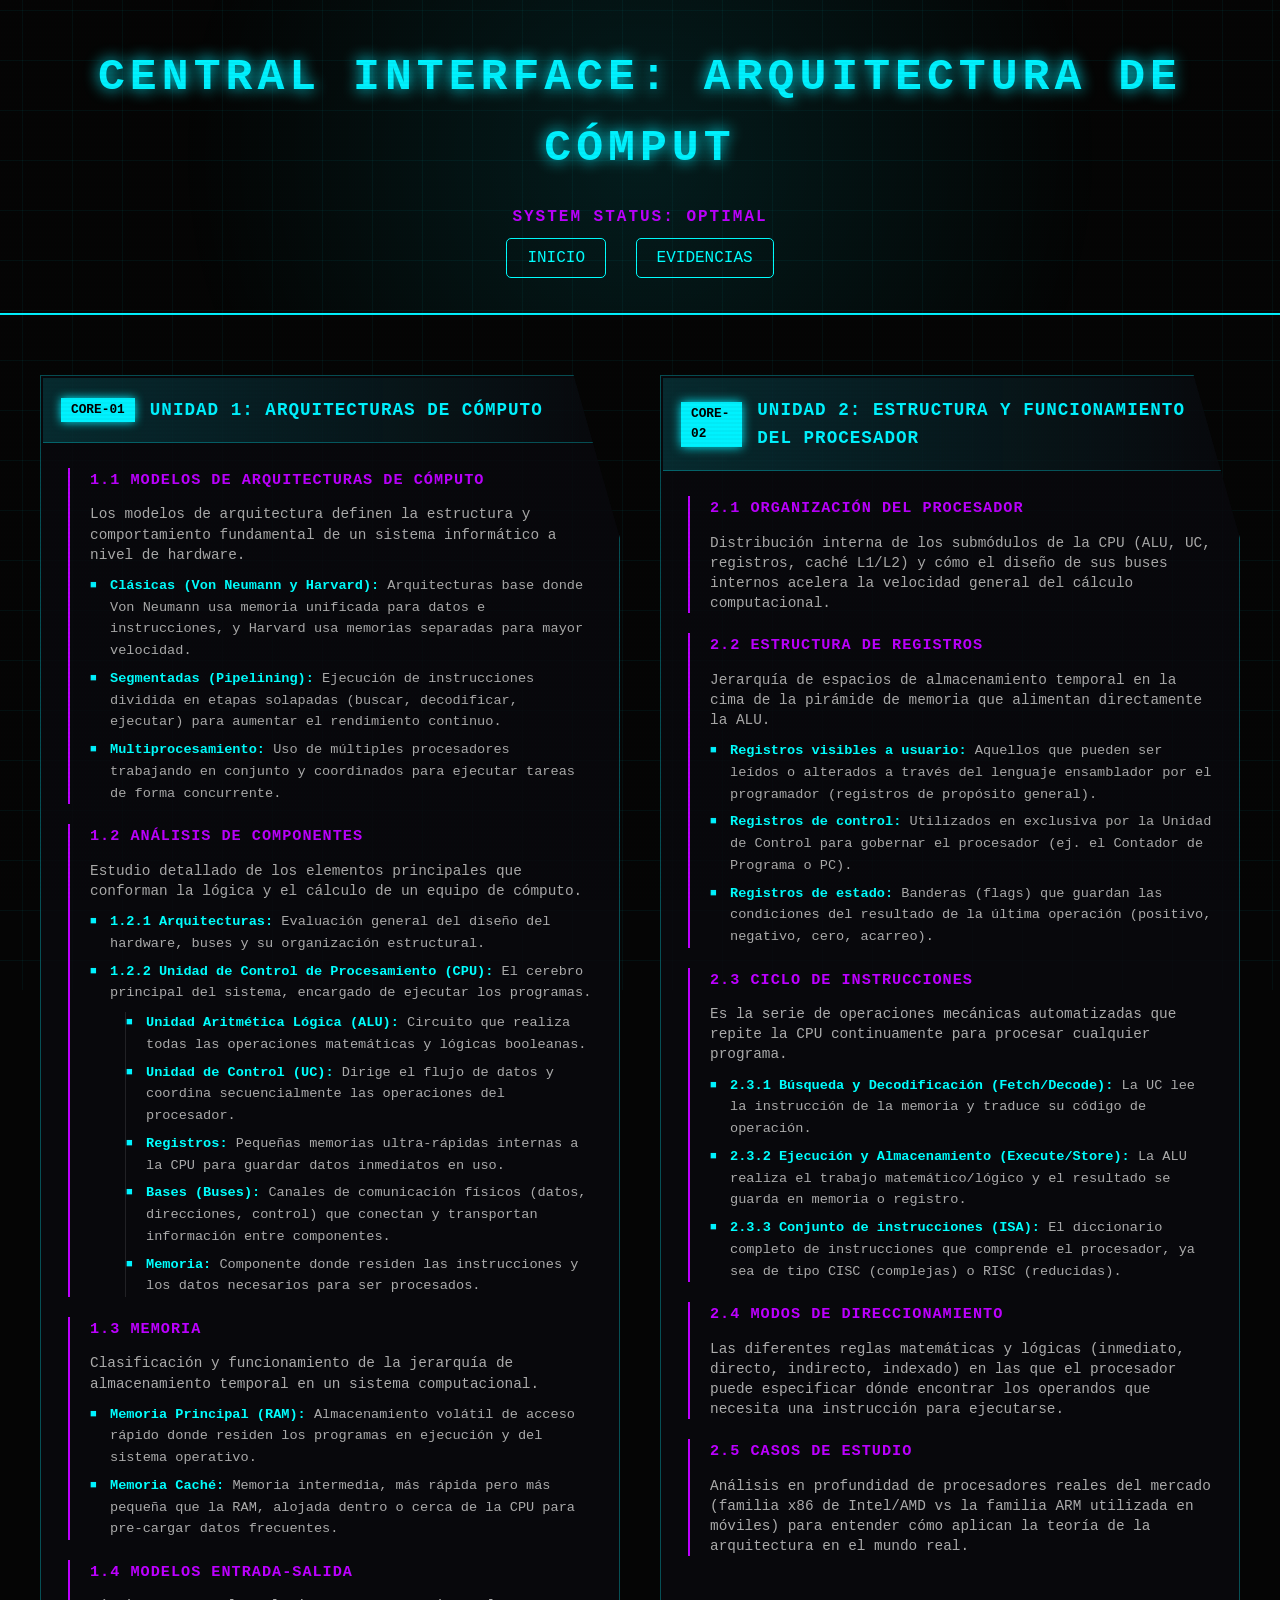
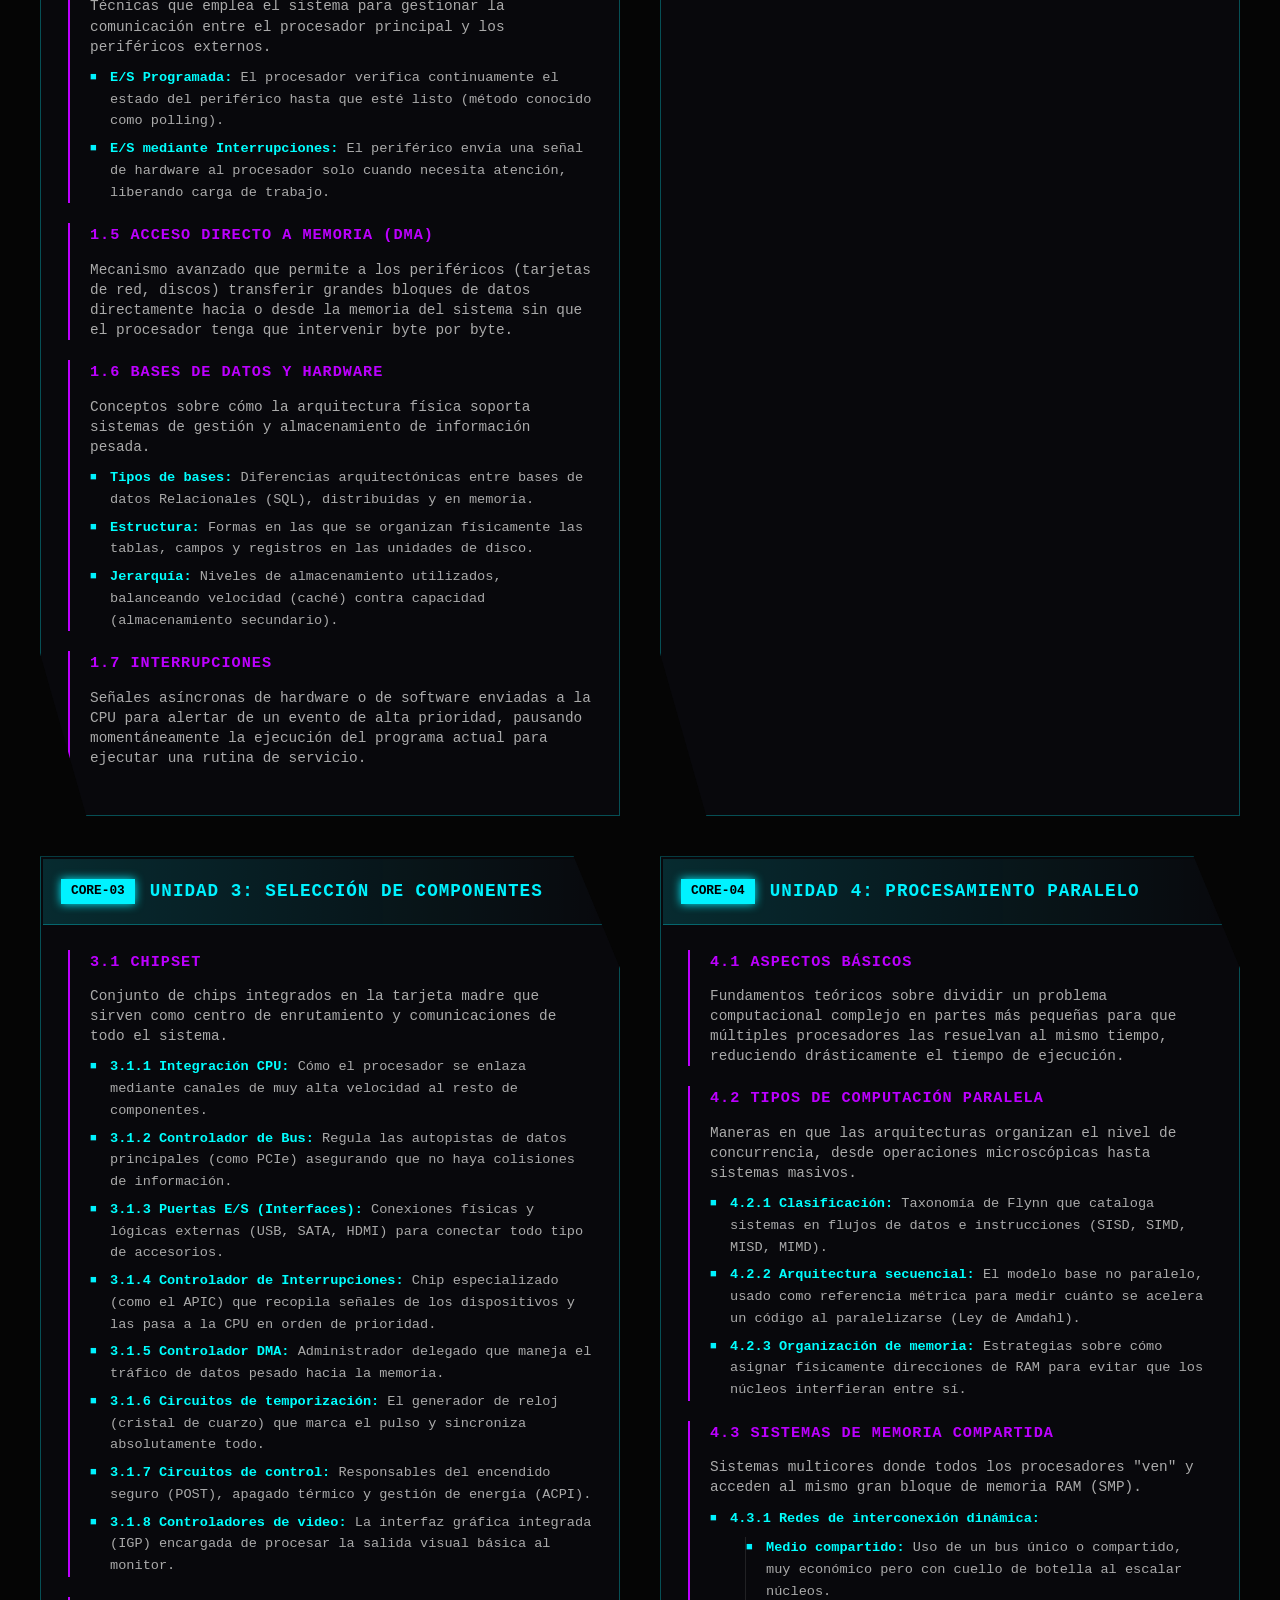
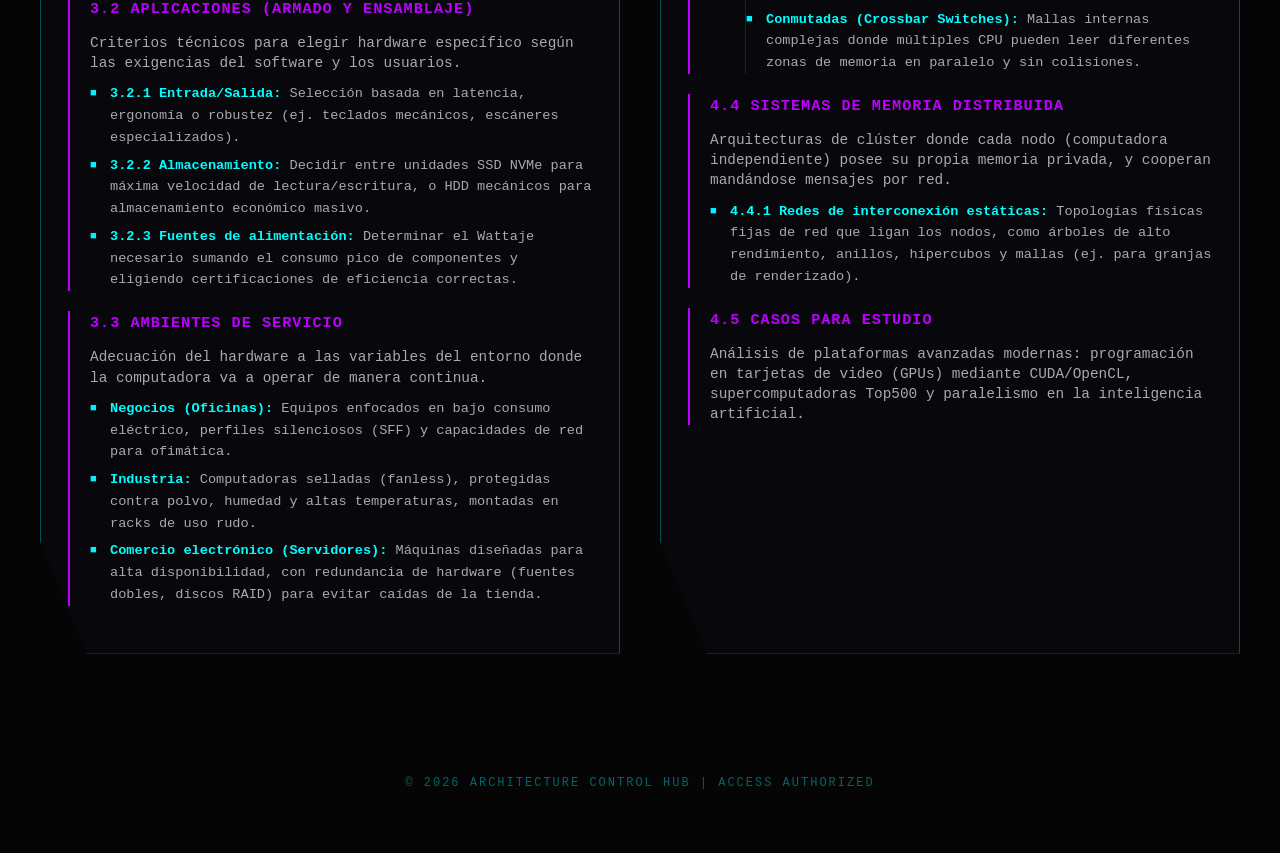
<file: index.html>
<!DOCTYPE html>
<html lang="es">
<head>
    <meta charset="UTF-8">
    <meta name="viewport" content="width=device-width, initial-scale=1.0">
    <title>CENTRAL INTERFACE: ARQUITECTURA DE CÓMPUTO</title>
    <link rel="stylesheet" href="paginawe.css">
    <style>
        .nav-container { margin-top: 15px; text-align: center; }
        .nav-link { color: #0ff; text-decoration: none; padding: 10px 20px; border: 1px solid #0ff; border-radius: 5px; margin: 0 10px; transition: all 0.3s; font-family: 'Courier New', Courier, monospace; }
        .nav-link:hover { background: #0ff; color: #000; box-shadow: 0 0 15px #0ff; }
        .sub-node p { color: #aaa; font-size: 0.9em; margin-top: 5px; margin-bottom: 10px; line-height: 1.4; }
        .sub-node ul li { margin-bottom: 6px; }
        .sub-node ul li strong { color: #0ff; }
    </style>
</head>
<body>
    <div class="background-grid"></div>

    <header class="main-header">
        <div class="glow-overlay"></div>
        <h1 class="hero-title">CENTRAL INTERFACE: ARQUITECTURA DE CÓMPUTO</h1>
        <div class="system-status">SYSTEM STATUS: OPTIMAL</div>
        <div class="nav-container">
            <a href="index.html" class="nav-link">INICIO</a>
            <a href="reportes.html" class="nav-link">EVIDENCIAS</a>
        </div>
    </header>

    <main class="dashboard-container">
        <!-- UNIDAD 1 -->
        <section class="unit-card" id="unidad-1">
            <header class="card-header">
                <span class="unit-code">CORE-01</span>
                <h2>Unidad 1: Arquitecturas de Cómputo</h2>
            </header>
            <div class="card-content">
                <article class="sub-node">
                    <h3>1.1 Modelos de arquitecturas de cómputo</h3>
                    <p>Los modelos de arquitectura definen la estructura y comportamiento fundamental de un sistema informático a nivel de hardware.</p>
                    <ul>
                        <li><strong>Clásicas (Von Neumann y Harvard):</strong> Arquitecturas base donde Von Neumann usa memoria unificada para datos e instrucciones, y Harvard usa memorias separadas para mayor velocidad.</li>
                        <li><strong>Segmentadas (Pipelining):</strong> Ejecución de instrucciones dividida en etapas solapadas (buscar, decodificar, ejecutar) para aumentar el rendimiento continuo.</li>
                        <li><strong>Multiprocesamiento:</strong> Uso de múltiples procesadores trabajando en conjunto y coordinados para ejecutar tareas de forma concurrente.</li>
                    </ul>
                </article>
                <article class="sub-node">
                    <h3>1.2 Análisis de componentes</h3>
                    <p>Estudio detallado de los elementos principales que conforman la lógica y el cálculo de un equipo de cómputo.</p>
                    <ul>
                        <li><strong>1.2.1 Arquitecturas:</strong> Evaluación general del diseño del hardware, buses y su organización estructural.</li>
                        <li><strong>1.2.2 Unidad de Control de Procesamiento (CPU):</strong> El cerebro principal del sistema, encargado de ejecutar los programas.
                            <ul>
                                <li><strong>Unidad Aritmética Lógica (ALU):</strong> Circuito que realiza todas las operaciones matemáticas y lógicas booleanas.</li>
                                <li><strong>Unidad de Control (UC):</strong> Dirige el flujo de datos y coordina secuencialmente las operaciones del procesador.</li>
                                <li><strong>Registros:</strong> Pequeñas memorias ultra-rápidas internas a la CPU para guardar datos inmediatos en uso.</li>
                                <li><strong>Bases (Buses):</strong> Canales de comunicación físicos (datos, direcciones, control) que conectan y transportan información entre componentes.</li>
                                <li><strong>Memoria:</strong> Componente donde residen las instrucciones y los datos necesarios para ser procesados.</li>
                            </ul>
                        </li>
                    </ul>
                </article>
                <article class="sub-node">
                    <h3>1.3 Memoria</h3>
                    <p>Clasificación y funcionamiento de la jerarquía de almacenamiento temporal en un sistema computacional.</p>
                    <ul>
                        <li><strong>Memoria Principal (RAM):</strong> Almacenamiento volátil de acceso rápido donde residen los programas en ejecución y del sistema operativo.</li>
                        <li><strong>Memoria Caché:</strong> Memoria intermedia, más rápida pero más pequeña que la RAM, alojada dentro o cerca de la CPU para pre-cargar datos frecuentes.</li>
                    </ul>
                </article>
                <article class="sub-node">
                    <h3>1.4 Modelos Entrada-Salida</h3>
                    <p>Técnicas que emplea el sistema para gestionar la comunicación entre el procesador principal y los periféricos externos.</p>
                    <ul>
                        <li><strong>E/S Programada:</strong> El procesador verifica continuamente el estado del periférico hasta que esté listo (método conocido como polling).</li>
                        <li><strong>E/S mediante Interrupciones:</strong> El periférico envía una señal de hardware al procesador solo cuando necesita atención, liberando carga de trabajo.</li>
                    </ul>
                </article>
                <article class="sub-node">
                    <h3>1.5 Acceso Directo a Memoria (DMA)</h3>
                    <p>Mecanismo avanzado que permite a los periféricos (tarjetas de red, discos) transferir grandes bloques de datos directamente hacia o desde la memoria del sistema sin que el procesador tenga que intervenir byte por byte.</p>
                </article>
                <article class="sub-node">
                    <h3>1.6 Bases de Datos y Hardware</h3>
                    <p>Conceptos sobre cómo la arquitectura física soporta sistemas de gestión y almacenamiento de información pesada.</p>
                    <ul>
                        <li><strong>Tipos de bases:</strong> Diferencias arquitectónicas entre bases de datos Relacionales (SQL), distribuidas y en memoria.</li>
                        <li><strong>Estructura:</strong> Formas en las que se organizan físicamente las tablas, campos y registros en las unidades de disco.</li>
                        <li><strong>Jerarquía:</strong> Niveles de almacenamiento utilizados, balanceando velocidad (caché) contra capacidad (almacenamiento secundario).</li>
                    </ul>
                </article>
                <article class="sub-node">
                    <h3>1.7 Interrupciones</h3>
                    <p>Señales asíncronas de hardware o de software enviadas a la CPU para alertar de un evento de alta prioridad, pausando momentáneamente la ejecución del programa actual para ejecutar una rutina de servicio.</p>
                </article>
            </div>
        </section>

        <!-- UNIDAD 2 -->
        <section class="unit-card" id="unidad-2">
            <header class="card-header">
                <span class="unit-code">CORE-02</span>
                <h2>Unidad 2: Estructura y Funcionamiento del Procesador</h2>
            </header>
            <div class="card-content">
                <article class="sub-node">
                    <h3>2.1 Organización del procesador</h3>
                    <p>Distribución interna de los submódulos de la CPU (ALU, UC, registros, caché L1/L2) y cómo el diseño de sus buses internos acelera la velocidad general del cálculo computacional.</p>
                </article>
                <article class="sub-node">
                    <h3>2.2 Estructura de registros</h3>
                    <p>Jerarquía de espacios de almacenamiento temporal en la cima de la pirámide de memoria que alimentan directamente la ALU.</p>
                    <ul>
                        <li><strong>Registros visibles a usuario:</strong> Aquellos que pueden ser leídos o alterados a través del lenguaje ensamblador por el programador (registros de propósito general).</li>
                        <li><strong>Registros de control:</strong> Utilizados en exclusiva por la Unidad de Control para gobernar el procesador (ej. el Contador de Programa o PC).</li>
                        <li><strong>Registros de estado:</strong> Banderas (flags) que guardan las condiciones del resultado de la última operación (positivo, negativo, cero, acarreo).</li>
                    </ul>
                </article>
                <article class="sub-node">
                    <h3>2.3 Ciclo de instrucciones</h3>
                    <p>Es la serie de operaciones mecánicas automatizadas que repite la CPU continuamente para procesar cualquier programa.</p>
                    <ul>
                        <li><strong>2.3.1 Búsqueda y Decodificación (Fetch/Decode):</strong> La UC lee la instrucción de la memoria y traduce su código de operación.</li>
                        <li><strong>2.3.2 Ejecución y Almacenamiento (Execute/Store):</strong> La ALU realiza el trabajo matemático/lógico y el resultado se guarda en memoria o registro.</li>
                        <li><strong>2.3.3 Conjunto de instrucciones (ISA):</strong> El diccionario completo de instrucciones que comprende el procesador, ya sea de tipo CISC (complejas) o RISC (reducidas).</li>
                    </ul>
                </article>
                <article class="sub-node">
                    <h3>2.4 Modos de direccionamiento</h3>
                    <p>Las diferentes reglas matemáticas y lógicas (inmediato, directo, indirecto, indexado) en las que el procesador puede especificar dónde encontrar los operandos que necesita una instrucción para ejecutarse.</p>
                </article>
                <article class="sub-node">
                    <h3>2.5 Casos de estudio</h3>
                    <p>Análisis en profundidad de procesadores reales del mercado (familia x86 de Intel/AMD vs la familia ARM utilizada en móviles) para entender cómo aplican la teoría de la arquitectura en el mundo real.</p>
                </article>
            </div>
        </section>

        <!-- UNIDAD 3 -->
        <section class="unit-card" id="unidad-3">
            <header class="card-header">
                <span class="unit-code">CORE-03</span>
                <h2>Unidad 3: Selección de Componentes</h2>
            </header>
            <div class="card-content">
                <article class="sub-node">
                    <h3>3.1 Chipset</h3>
                    <p>Conjunto de chips integrados en la tarjeta madre que sirven como centro de enrutamiento y comunicaciones de todo el sistema.</p>
                    <ul>
                        <li><strong>3.1.1 Integración CPU:</strong> Cómo el procesador se enlaza mediante canales de muy alta velocidad al resto de componentes.</li>
                        <li><strong>3.1.2 Controlador de Bus:</strong> Regula las autopistas de datos principales (como PCIe) asegurando que no haya colisiones de información.</li>
                        <li><strong>3.1.3 Puertas E/S (Interfaces):</strong> Conexiones físicas y lógicas externas (USB, SATA, HDMI) para conectar todo tipo de accesorios.</li>
                        <li><strong>3.1.4 Controlador de Interrupciones:</strong> Chip especializado (como el APIC) que recopila señales de los dispositivos y las pasa a la CPU en orden de prioridad.</li>
                        <li><strong>3.1.5 Controlador DMA:</strong> Administrador delegado que maneja el tráfico de datos pesado hacia la memoria.</li>
                        <li><strong>3.1.6 Circuitos de temporización:</strong> El generador de reloj (cristal de cuarzo) que marca el pulso y sincroniza absolutamente todo.</li>
                        <li><strong>3.1.7 Circuitos de control:</strong> Responsables del encendido seguro (POST), apagado térmico y gestión de energía (ACPI).</li>
                        <li><strong>3.1.8 Controladores de video:</strong> La interfaz gráfica integrada (IGP) encargada de procesar la salida visual básica al monitor.</li>
                    </ul>
                </article>
                <article class="sub-node">
                    <h3>3.2 Aplicaciones (Armado y Ensamblaje)</h3>
                    <p>Criterios técnicos para elegir hardware específico según las exigencias del software y los usuarios.</p>
                    <ul>
                        <li><strong>3.2.1 Entrada/Salida:</strong> Selección basada en latencia, ergonomía o robustez (ej. teclados mecánicos, escáneres especializados).</li>
                        <li><strong>3.2.2 Almacenamiento:</strong> Decidir entre unidades SSD NVMe para máxima velocidad de lectura/escritura, o HDD mecánicos para almacenamiento económico masivo.</li>
                        <li><strong>3.2.3 Fuentes de alimentación:</strong> Determinar el Wattaje necesario sumando el consumo pico de componentes y eligiendo certificaciones de eficiencia correctas.</li>
                    </ul>
                </article>
                <article class="sub-node">
                    <h3>3.3 Ambientes de servicio</h3>
                    <p>Adecuación del hardware a las variables del entorno donde la computadora va a operar de manera continua.</p>
                    <ul>
                        <li><strong>Negocios (Oficinas):</strong> Equipos enfocados en bajo consumo eléctrico, perfiles silenciosos (SFF) y capacidades de red para ofimática.</li>
                        <li><strong>Industria:</strong> Computadoras selladas (fanless), protegidas contra polvo, humedad y altas temperaturas, montadas en racks de uso rudo.</li>
                        <li><strong>Comercio electrónico (Servidores):</strong> Máquinas diseñadas para alta disponibilidad, con redundancia de hardware (fuentes dobles, discos RAID) para evitar caídas de la tienda.</li>
                    </ul>
                </article>
            </div>
        </section>

        <!-- UNIDAD 4 -->
        <section class="unit-card" id="unidad-4">
            <header class="card-header">
                <span class="unit-code">CORE-04</span>
                <h2>Unidad 4: Procesamiento Paralelo</h2>
            </header>
            <div class="card-content">
                <article class="sub-node">
                    <h3>4.1 Aspectos básicos</h3>
                    <p>Fundamentos teóricos sobre dividir un problema computacional complejo en partes más pequeñas para que múltiples procesadores las resuelvan al mismo tiempo, reduciendo drásticamente el tiempo de ejecución.</p>
                </article>
                <article class="sub-node">
                    <h3>4.2 Tipos de computación paralela</h3>
                    <p>Maneras en que las arquitecturas organizan el nivel de concurrencia, desde operaciones microscópicas hasta sistemas masivos.</p>
                    <ul>
                        <li><strong>4.2.1 Clasificación:</strong> Taxonomía de Flynn que cataloga sistemas en flujos de datos e instrucciones (SISD, SIMD, MISD, MIMD).</li>
                        <li><strong>4.2.2 Arquitectura secuencial:</strong> El modelo base no paralelo, usado como referencia métrica para medir cuánto se acelera un código al paralelizarse (Ley de Amdahl).</li>
                        <li><strong>4.2.3 Organización de memoria:</strong> Estrategias sobre cómo asignar físicamente direcciones de RAM para evitar que los núcleos interfieran entre sí.</li>
                    </ul>
                </article>
                <article class="sub-node">
                    <h3>4.3 Sistemas de memoria compartida</h3>
                    <p>Sistemas multicores donde todos los procesadores "ven" y acceden al mismo gran bloque de memoria RAM (SMP).</p>
                    <ul>
                        <li><strong>4.3.1 Redes de interconexión dinámica:</strong>
                            <ul>
                                <li><strong>Medio compartido:</strong> Uso de un bus único o compartido, muy económico pero con cuello de botella al escalar núcleos.</li>
                                <li><strong>Conmutadas (Crossbar Switches):</strong> Mallas internas complejas donde múltiples CPU pueden leer diferentes zonas de memoria en paralelo y sin colisiones.</li>
                            </ul>
                        </li>
                    </ul>
                </article>
                <article class="sub-node">
                    <h3>4.4 Sistemas de memoria distribuida</h3>
                    <p>Arquitecturas de clúster donde cada nodo (computadora independiente) posee su propia memoria privada, y cooperan mandándose mensajes por red.</p>
                    <ul>
                        <li><strong>4.4.1 Redes de interconexión estáticas:</strong> Topologías físicas fijas de red que ligan los nodos, como árboles de alto rendimiento, anillos, hipercubos y mallas (ej. para granjas de renderizado).</li>
                    </ul>
                </article>
                <article class="sub-node">
                    <h3>4.5 Casos para estudio</h3>
                    <p>Análisis de plataformas avanzadas modernas: programación en tarjetas de video (GPUs) mediante CUDA/OpenCL, supercomputadoras Top500 y paralelismo en la inteligencia artificial.</p>
                </article>
            </div>
        </section>
    </main>

    <footer class="system-footer">
        <p>&copy; 2026 ARCHITECTURE CONTROL HUB | ACCESS AUTHORIZED</p>
    </footer>

    <script src="pagina.js"></script>
</body>
</html>
</file>
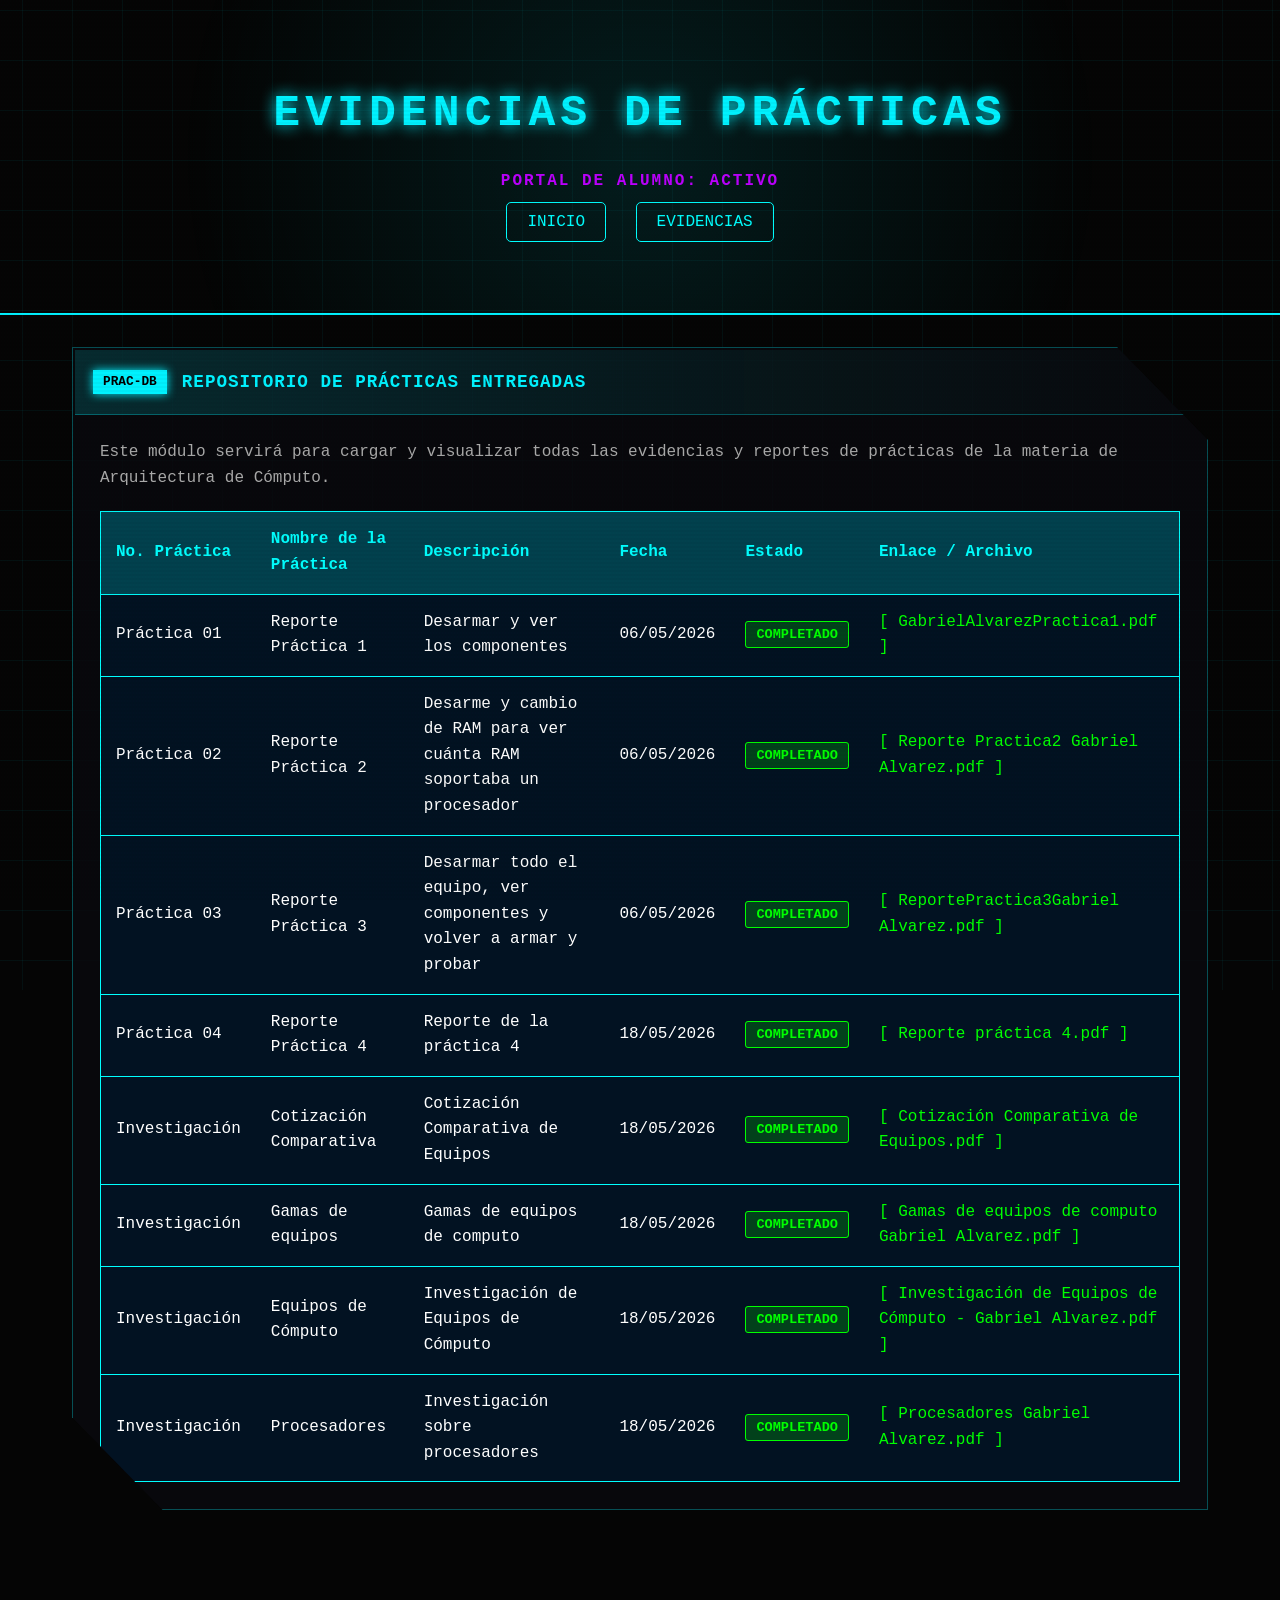
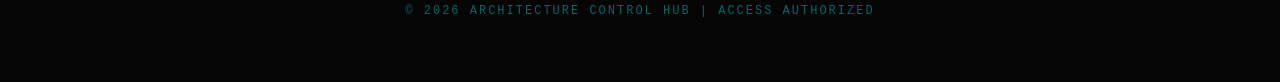
<file: reportes.html>
<!DOCTYPE html>
<html lang="es">
<head>
    <meta charset="UTF-8">
    <meta name="viewport" content="width=device-width, initial-scale=1.0">
    <title>EVIDENCIAS - ARQUITECTURA DE CÓMPUTO</title>
    <link rel="stylesheet" href="paginawe.css">
    <style>
        .nav-container { margin-top: 15px; text-align: center; }
        .nav-link { color: #0ff; text-decoration: none; padding: 10px 20px; border: 1px solid #0ff; border-radius: 5px; margin: 0 10px; transition: all 0.3s; font-family: 'Courier New', Courier, monospace; }
        .nav-link:hover { background: #0ff; color: #000; box-shadow: 0 0 15px #0ff; }
        
        .reports-container { padding: 2rem; max-width: 1200px; margin: 0 auto; color: white; font-family: 'Courier New', Courier, monospace; }
        .report-table { width: 100%; border-collapse: collapse; margin-top: 20px; background: rgba(0, 20, 40, 0.8); border: 1px solid #0ff; }
        .report-table th, .report-table td { padding: 15px; text-align: left; border-bottom: 1px solid #0ff; }
        .report-table th { background: rgba(0, 255, 255, 0.2); color: #0ff; }
        .report-table tr:hover { background: rgba(0, 255, 255, 0.1); }
        .status-badge { padding: 5px 10px; border-radius: 3px; font-size: 0.85em; font-weight: bold; }
        .status-ok { background: #00ff0033; color: #0f0; border: 1px solid #0f0; }
        .status-warn { background: #ffff0033; color: #ff0; border: 1px solid #ff0; }
        .status-error { background: #ff000033; color: #f00; border: 1px solid #f00; }
    </style>
</head>
<body>
    <div class="background-grid"></div>

    <header class="main-header">
        <div class="glow-overlay"></div>
        <h1 class="hero-title">EVIDENCIAS DE PRÁCTICAS</h1>
        <div class="system-status">PORTAL DE ALUMNO: ACTIVO</div>
        <div class="nav-container">
            <a href="index.html" class="nav-link">INICIO</a>
            <a href="reportes.html" class="nav-link">EVIDENCIAS</a>
        </div>
    </header>

    <main class="reports-container">
        <section class="unit-card" style="margin-top: 0;">
            <header class="card-header">
                <span class="unit-code">PRAC-DB</span>
                <h2>Repositorio de Prácticas Entregadas</h2>
            </header>
            <div class="card-content" style="overflow-x: auto;">
                <p style="color: #aaa; margin-bottom: 20px;">Este módulo servirá para cargar y visualizar todas las evidencias y reportes de prácticas de la materia de Arquitectura de Cómputo.</p>
                <table class="report-table">
                    <thead>
                        <tr>
                            <th>No. Práctica</th>
                            <th>Nombre de la Práctica</th>
                            <th>Descripción</th>
                            <th>Fecha</th>
                            <th>Estado</th>
                            <th>Enlace / Archivo</th>
                        </tr>
                    </thead>
                    <tbody>
                        <tr>
                            <td>Práctica 01</td>
                            <td>Reporte Práctica 1</td>
                            <td>Desarmar y ver los componentes</td>
                            <td>06/05/2026</td>
                            <td><span class="status-badge status-ok">COMPLETADO</span></td>
                            <td><a href="GabrielAlvarezPractica1.pdf" target="_blank" style="color:#0f0; text-decoration:none;">[ GabrielAlvarezPractica1.pdf ]</a></td>
                        </tr>
                        <tr>
                            <td>Práctica 02</td>
                            <td>Reporte Práctica 2</td>
                            <td>Desarme y cambio de RAM para ver cuánta RAM soportaba un procesador</td>
                            <td>06/05/2026</td>
                            <td><span class="status-badge status-ok">COMPLETADO</span></td>
                            <td><a href="Reporte Practica2 Gabriel Alvarez.pdf" target="_blank" style="color:#0f0; text-decoration:none;">[ Reporte Practica2 Gabriel Alvarez.pdf ]</a></td>
                        </tr>
                        <tr>
                            <td>Práctica 03</td>
                            <td>Reporte Práctica 3</td>
                            <td>Desarmar todo el equipo, ver componentes y volver a armar y probar</td>
                            <td>06/05/2026</td>
                            <td><span class="status-badge status-ok">COMPLETADO</span></td>
                            <td><a href="ReportePractica3Gabriel Alvarez.pdf" target="_blank" style="color:#0f0; text-decoration:none;">[ ReportePractica3Gabriel Alvarez.pdf ]</a></td>
                        </tr>
                        <tr>
                            <td>Práctica 04</td>
                            <td>Reporte Práctica 4</td>
                            <td>Reporte de la práctica 4</td>
                            <td>18/05/2026</td>
                            <td><span class="status-badge status-ok">COMPLETADO</span></td>
                            <td><a href="Reporte práctica 4.pdf" target="_blank" style="color:#0f0; text-decoration:none;">[ Reporte práctica 4.pdf ]</a></td>
                        </tr>
                        <tr>
                            <td>Investigación</td>
                            <td>Cotización Comparativa</td>
                            <td>Cotización Comparativa de Equipos</td>
                            <td>18/05/2026</td>
                            <td><span class="status-badge status-ok">COMPLETADO</span></td>
                            <td><a href="Cotización Comparativa de Equipos.pdf" target="_blank" style="color:#0f0; text-decoration:none;">[ Cotización Comparativa de Equipos.pdf ]</a></td>
                        </tr>
                        <tr>
                            <td>Investigación</td>
                            <td>Gamas de equipos</td>
                            <td>Gamas de equipos de computo</td>
                            <td>18/05/2026</td>
                            <td><span class="status-badge status-ok">COMPLETADO</span></td>
                            <td><a href="Gamas de equipos de computo Gabriel Alvarez.pdf" target="_blank" style="color:#0f0; text-decoration:none;">[ Gamas de equipos de computo Gabriel Alvarez.pdf ]</a></td>
                        </tr>
                        <tr>
                            <td>Investigación</td>
                            <td>Equipos de Cómputo</td>
                            <td>Investigación de Equipos de Cómputo</td>
                            <td>18/05/2026</td>
                            <td><span class="status-badge status-ok">COMPLETADO</span></td>
                            <td><a href="Investigación de Equipos de Cómputo - Gabriel Alvarez.pdf" target="_blank" style="color:#0f0; text-decoration:none;">[ Investigación de Equipos de Cómputo - Gabriel Alvarez.pdf ]</a></td>
                        </tr>
                        <tr>
                            <td>Investigación</td>
                            <td>Procesadores</td>
                            <td>Investigación sobre procesadores</td>
                            <td>18/05/2026</td>
                            <td><span class="status-badge status-ok">COMPLETADO</span></td>
                            <td><a href="Procesadores Gabriel Alvarez.pdf" target="_blank" style="color:#0f0; text-decoration:none;">[ Procesadores Gabriel Alvarez.pdf ]</a></td>
                        </tr>
                    </tbody>
                </table>
            </div>
        </section>
    </main>

    <footer class="system-footer">
        <p>&copy; 2026 ARCHITECTURE CONTROL HUB | ACCESS AUTHORIZED</p>
    </footer>

    <script src="pagina.js"></script>
</body>
</html>
</file>
<file: paginawe.css>
:root {
    --bg-color: #050505;
    --primary: #00f2ff;
    --secondary: #bc00ff;
    --text-color: #e0e0e0;
    --card-bg: rgba(10, 10, 15, 0.85);
    --border-glow: 0 0 10px rgba(0, 242, 255, 0.3);
    --font-main: 'Segoe UI', 'Roboto Mono', 'Courier New', monospace;
}

* {
    margin: 0;
    padding: 0;
    box-sizing: border-box;
}

body {
    background-color: var(--bg-color);
    color: var(--text-color);
    font-family: var(--font-main);
    line-height: 1.6;
    overflow-x: hidden;
}

.background-grid {
    position: fixed;
    top: -10%;
    left: -10%;
    width: 120%;
    height: 120%;
    background-image: 
        linear-gradient(rgba(0, 242, 255, 0.05) 1px, transparent 1px),
        linear-gradient(90deg, rgba(0, 242, 255, 0.05) 1px, transparent 1px);
    background-size: 50px 50px;
    z-index: -1;
    pointer-events: none;
}

body::before {
    content: " ";
    display: block;
    position: fixed;
    top: 0;
    left: 0;
    bottom: 0;
    right: 0;
    background: linear-gradient(rgba(18, 16, 16, 0) 50%, rgba(0, 0, 0, 0.1) 50%), 
                linear-gradient(90deg, rgba(255, 0, 0, 0.03), rgba(0, 255, 0, 0.01), rgba(0, 255, 0, 0.03));
    z-index: 9999;
    background-size: 100% 4px, 3px 100%;
    pointer-events: none;
    opacity: 0.3;
}

.main-header {
    min-height: 35vh;
    display: flex;
    flex-direction: column;
    justify-content: center;
    align-items: center;
    position: relative;
    border-bottom: 2px solid var(--primary);
    background: radial-gradient(circle, rgba(0, 242, 255, 0.1) 0%, transparent 70%);
    text-align: center;
    padding: 40px 20px;
}

.hero-title {
    font-size: 2.8rem;
    color: var(--primary);
    text-shadow: 0 0 15px var(--primary);
    letter-spacing: 5px;
    text-transform: uppercase;
    z-index: 2;
    visibility: hidden; /* Managed by JS typing effect */
}

.system-status {
    margin-top: 20px;
    font-family: 'Courier New', monospace;
    color: var(--secondary);
    font-weight: bold;
    letter-spacing: 2px;
    animation: blink 2s infinite;
}

@keyframes blink {
    0%, 100% { opacity: 1; }
    50% { opacity: 0.3; }
}

.dashboard-container {
    display: grid;
    grid-template-columns: repeat(auto-fit, minmax(400px, 1fr));
    gap: 40px;
    padding: 60px 40px;
    max-width: 1400px;
    margin: 0 auto;
}

.unit-card {
    background: var(--card-bg);
    border: 1px solid rgba(0, 242, 255, 0.3);
    position: relative;
    padding: 2px;
    transition: transform 0.3s cubic-bezier(0.175, 0.885, 0.32, 1.275), box-shadow 0.3s ease;
    clip-path: polygon(0 0, 92% 0, 100% 8%, 100% 100%, 8% 100%, 0 92%);
    cursor: crosshair;
}

.unit-card:hover {
    transform: scale(1.02);
    box-shadow: 0 0 25px rgba(0, 242, 255, 0.25);
    border-color: var(--primary);
}

.card-header {
    background: linear-gradient(90deg, rgba(0, 242, 255, 0.15), transparent);
    padding: 18px;
    display: flex;
    align-items: center;
    border-bottom: 1px solid rgba(0, 242, 255, 0.3);
}

.unit-code {
    background: var(--primary);
    color: #000;
    padding: 2px 10px;
    font-weight: 900;
    font-size: 0.8rem;
    margin-right: 15px;
    box-shadow: 0 0 10px var(--primary);
}

.card-header h2 {
    font-size: 1.1rem;
    color: var(--primary);
    text-transform: uppercase;
    letter-spacing: 1px;
}

.card-content {
    padding: 25px;
}

.sub-node {
    margin-bottom: 20px;
    border-left: 2px solid var(--secondary);
    padding-left: 20px;
}

.sub-node h3 {
    font-size: 0.95rem;
    color: var(--secondary);
    margin-bottom: 12px;
    text-transform: uppercase;
    letter-spacing: 1px;
}

ul {
    list-style: none;
}

ul li {
    margin-bottom: 8px;
    font-size: 0.85rem;
    position: relative;
    padding-left: 20px;
    color: #aaa;
}

ul li::before {
    content: "■";
    position: absolute;
    left: 0;
    color: var(--primary);
    font-size: 0.7rem;
    top: 2px;
}

ul ul {
    margin-top: 8px;
    margin-left: 15px;
    border-left: 1px solid rgba(255, 255, 255, 0.1);
}

.grid-list {
    display: grid;
    grid-template-columns: 1fr 1fr;
    gap: 8px;
}

.system-footer {
    text-align: center;
    padding: 60px;
    font-family: 'Courier New', monospace;
    font-size: 0.75rem;
    color: rgba(0, 242, 255, 0.4);
    letter-spacing: 2px;
}

/* Custom Scrollbar */
::-webkit-scrollbar {
    width: 6px;
}

::-webkit-scrollbar-track {
    background: #050505;
}

::-webkit-scrollbar-thumb {
    background: var(--primary);
}

@media (max-width: 500px) {
    .dashboard-container {
        grid-template-columns: 1fr;
        padding: 20px;
    }
    .hero-title { font-size: 1.5rem; }
    .grid-list { grid-template-columns: 1fr; }
}
</file>
